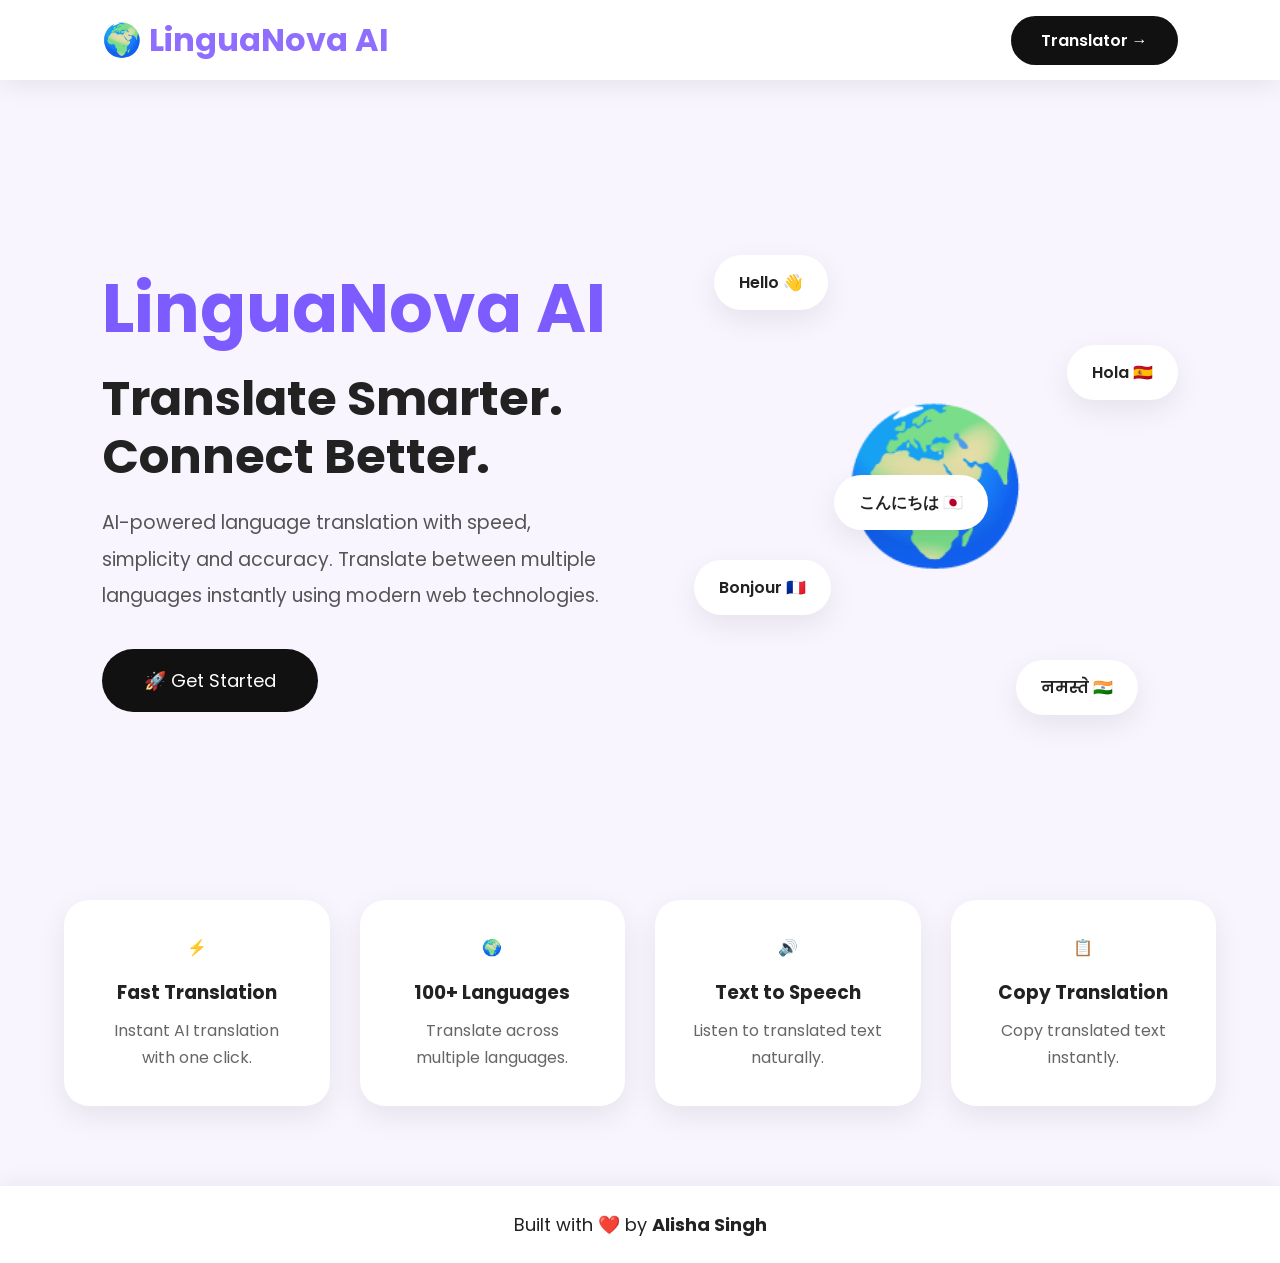
<file: index.html>
<!DOCTYPE html>
<html lang="en">

<head>

    <meta charset="UTF-8">
    <meta name="viewport" content="width=device-width, initial-scale=1.0">

    <title>LinguaNova AI | Smart Language Translator</title>
<link rel="icon" type="image/png" href="images/favicon.png">
    <link rel="stylesheet" href="landing.css">

    <link rel="preconnect" href="https://fonts.googleapis.com">
    <link rel="preconnect" href="https://fonts.gstatic.com" crossorigin>

    <link href="https://fonts.googleapis.com/css2?family=Poppins:wght@300;400;500;600;700&display=swap"
        rel="stylesheet">

</head>

<body class="landing-body">

    <nav class="navbar">

        <div class="logo">
            🌍 LinguaNova AI
        </div>

        <a href="translator.html" class="nav-btn">
            Translator →
        </a>

    </nav>


    <section class="hero">

        <div class="hero-left">

            <h1 class="main-title">
                LinguaNova AI
            </h1>

            <h2>
                Translate Smarter.<br>
                Connect Better.
            </h2>

            <p>

                AI-powered language translation with speed,
                simplicity and accuracy.

                Translate between multiple languages instantly
                using modern web technologies.

            </p>

            <a href="translator.html">

                <button class="start-btn">

                    🚀 Get Started

                </button>

            </a>

        </div>


        <div class="hero-right">

            <div class="globe">

                🌍

            </div>

            <div class="language-card hello">
                Hello 👋
            </div>

            <div class="language-card hola">
                Hola 🇪🇸
            </div>

            <div class="language-card bonjour">
                Bonjour 🇫🇷
            </div>

            <div class="language-card namaste">
                नमस्ते 🇮🇳
            </div>

            <div class="language-card konnichiwa">
                こんにちは 🇯🇵
            </div>

        </div>

    </section>


    <section class="features">

        <div class="feature-card">

            ⚡

            <h3>Fast Translation</h3>

            <p>
                Instant AI translation with one click.
            </p>

        </div>

        <div class="feature-card">

            🌍

            <h3>100+ Languages</h3>

            <p>
                Translate across multiple languages.
            </p>

        </div>

        <div class="feature-card">

            🔊

            <h3>Text to Speech</h3>

            <p>
                Listen to translated text naturally.
            </p>

        </div>

        <div class="feature-card">

            📋

            <h3>Copy Translation</h3>

            <p>
                Copy translated text instantly.
            </p>

        </div>

    </section>


    <footer>

        Built with ❤️ by <strong>Alisha Singh</strong>

    </footer>

</body>

</html>
</file>
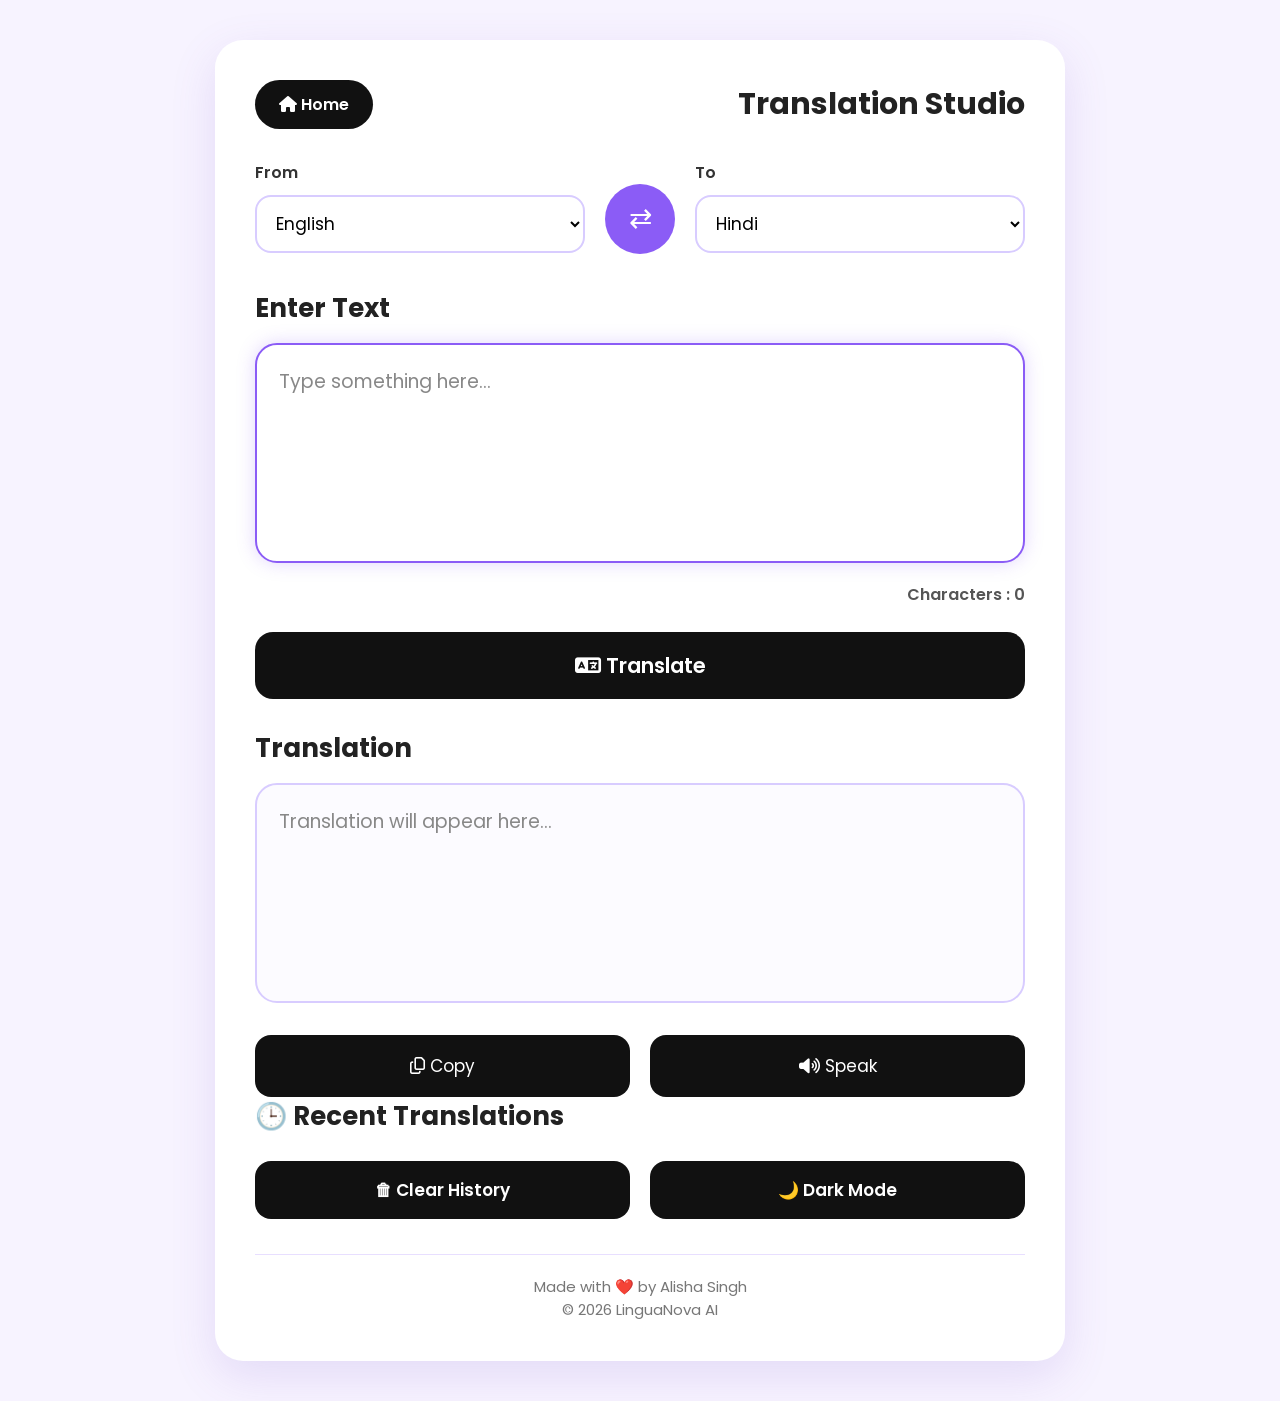
<file: translator.html>
<!DOCTYPE html>
<html lang="en">

<head>
    <meta charset="UTF-8">
    <meta name="viewport" content="width=device-width, initial-scale=1.0">
    <title>LinguaNova AI | Smart Language Translator</title>
<link rel="icon" type="image/png" href="images/favicon.png">
    <link rel="stylesheet" href="style.css">
     <link rel="stylesheet"
href="https://cdnjs.cloudflare.com/ajax/libs/font-awesome/6.5.2/css/all.min.css">
    <link rel="preconnect" href="https://fonts.googleapis.com">
    <link rel="preconnect" href="https://fonts.gstatic.com" crossorigin>
    <link href="https://fonts.googleapis.com/css2?family=Poppins:wght@300;400;500;600;700&display=swap"
        rel="stylesheet">
</head>

<body>

    <div class="container">
<div class="top-bar">

    <a href="index.html" class="home-btn">
        <i class="fa-solid fa-house"></i> Home
    </a>

    <h2>Translation Studio</h2>

</div>

        <div class="language-section">

            <div class="language-box">
                <label for="source-language">From</label>
                <select id="source-language">
                    <option value="en">English</option>
                    <option value="hi">Hindi</option>
                    <option value="fr">French</option>
                    <option value="es">Spanish</option>
                </select>
            </div>

            <button id="swap-btn" class="swap-btn">
        ⇄
    </button>

            <div class="language-box">
                <label for="target-language">To</label>
                <select id="target-language">
                    <option value="hi">Hindi</option>
                    <option value="en">English</option>
                    <option value="fr">French</option>
                    <option value="es">Spanish</option>
                </select>
            </div>

        </div>

    
        <h3>Enter Text</h3>

        <textarea
            id="input-text"
            placeholder="Type something here..."></textarea>

        <p id="character-count">Characters : 0</p>

  
        <button id="translate-btn">
            <i class="fa-solid fa-language"></i>

             Translate
        </button>
        <div id="loading" class="loading hidden">
    <div class="spinner"></div>
    <p>Translating...</p>
</div>


        <h3>Translation</h3>

        <textarea
            id="output-text"
            placeholder="Translation will appear here..."
            readonly></textarea>


        <div class="action-buttons">

    <button id="copy-btn">
        
        <i class="fa-regular fa-copy"></i>

Copy
    </button>

    <button id="speak-btn">
        <i class="fa-solid fa-volume-high"></i>

Speak
    </button>

</div>
<section class="history-section">

    <h3>🕒 Recent Translations</h3>

    <ul id="history-list"></ul>

</section>
<div class="bottom-buttons">
<button id="clear-history">
🗑 Clear History
</button>
<button id="dark-btn">
🌙 Dark Mode
</button>
</div>

        
        <p class="footer">
          Made with ❤️ by Alisha Singh

          <br>

© 2026 LinguaNova AI
        </p>

    </div>


    <script src="script.js"></script>

</body>

</html>
</file>
<file: landing.css>
*{
    margin:0;
    padding:0;
    box-sizing:border-box;
    font-family:'Poppins',sans-serif;
}

body{
    background:#F8F5FF;
    color:#222;
    overflow-x:hidden;
}


.navbar{

    width:100%;

    height:80px;

    display:flex;

    justify-content:space-between;

    align-items:center;

    padding:0 8%;

    background:white;

    box-shadow:0 5px 25px rgba(0,0,0,.08);

    position:fixed;

    top:0;

    left:0;

    z-index:999;
}

.logo{

    font-size:32px;

    font-weight:700;

    color:#8E6DFF;
}

.nav-btn{

    text-decoration:none;

    color:white;

    background:#111;

    padding:12px 30px;

    border-radius:50px;

    transition:.35s;

    font-weight:600;

}

.nav-btn:hover{

    background:#333;

    transform:translateY(-3px);

}


.hero{

    width:100%;

    min-height:100vh;

    display:flex;

    justify-content:space-between;

    align-items:center;

    padding:130px 8% 60px;

}

.hero-left{

    width:48%;

}

.main-title{

    font-size:68px;

    color:#7C5CFF;

    margin-bottom:10px;

    animation:glow 3s infinite;

}

.hero-left h2{

    font-size:48px;

    margin-bottom:20px;

    line-height:1.2;

}

.hero-left p{

    font-size:19px;

    line-height:1.9;

    color:#555;

    margin-bottom:35px;

}

.start-btn{

    background:#111;

    color:white;

    border:none;

    padding:18px 42px;

    border-radius:50px;

    cursor:pointer;

    font-size:18px;

    transition:.35s;

}

.start-btn:hover{

    transform:translateY(-5px);

    box-shadow:0 18px 40px rgba(0,0,0,.15);

}

.hero-right{

    width:45%;

    position:relative;

    height:500px;

}

.globe{

    font-size:150px;

    position:absolute;

    left:50%;

    top:50%;

    transform:translate(-50%,-50%);

    animation:float 4s ease-in-out infinite;

}

.language-card{

    position:absolute;

    background:white;

    border-radius:40px;

    padding:15px 25px;

    font-weight:600;

    box-shadow:0 10px 30px rgba(0,0,0,.08);

    animation:float 5s ease-in-out infinite;

}

.hello{

    top:20px;

    left:20px;

}

.hola{

    right:0;

    top:110px;

}

.bonjour{

    left:0;

    bottom:120px;

}

.namaste{

    right:40px;

    bottom:20px;

}

.konnichiwa{

    left:140px;

    top:240px;

}


.features{

    width:90%;

    margin:auto;

    display:grid;

    grid-template-columns:repeat(4,1fr);

    gap:30px;

    padding-bottom:80px;

}

.feature-card{

    background:white;

    padding:35px;

    text-align:center;

    border-radius:25px;

    transition:.35s;

    box-shadow:0 10px 30px rgba(0,0,0,.08);

}

.feature-card:hover{

    transform:translateY(-10px);

}

.feature-card h3{

    margin:18px 0 10px;

}

.feature-card p{

    color:#666;

    line-height:1.7;

}

/* =========================
   FOOTER
========================= */

footer{

    background:white;

    padding:25px;

    text-align:center;

    font-size:18px;

    box-shadow:0 -5px 20px rgba(0,0,0,.05);

}


@keyframes glow{

0%{

text-shadow:0 0 0px #B388FF;

}

50%{

text-shadow:0 0 25px #B388FF;

}

100%{

text-shadow:0 0 0px #B388FF;

}

}

@keyframes float{

0%{

transform:translateY(0);

}

50%{

transform:translateY(-18px);

}

100%{

transform:translateY(0);

}

}

@media(max-width:950px){

.hero{

flex-direction:column;

text-align:center;

}

.hero-left{

width:100%;

}

.hero-right{

width:100%;

margin-top:50px;

height:400px;

}

.features{

grid-template-columns:1fr;

}

.main-title{

font-size:48px;

}

.hero-left h2{

font-size:34px;

}

.hero-left p{

font-size:17px;

}

}
</file>
<file: style.css>
@import url('https://fonts.googleapis.com/css2?family=Poppins:wght@300;400;500;600;700&display=swap');

*{
    margin:0;
    padding:0;
    box-sizing:border-box;
    font-family:'Poppins',sans-serif;
}

body{
    background:#F7F3FF;
    min-height:100vh;
    display:flex;
    justify-content:center;
    align-items:center;
    padding:40px;
    color:#222;
}

.container{
    width:100%;
    max-width:850px;
    background:#fff;
    padding:40px;
    border-radius:28px;
    box-shadow:0 15px 45px rgba(120,80,200,.15);
    animation:fadeUp .8s ease;
}
.top-bar{
    display:flex;
    justify-content:space-between;
    align-items:center;
    margin-bottom:30px;
}

.top-bar h2{
    font-size:30px;
    font-weight:700;
    color:#222;
}

.home-btn{
    text-decoration:none;
    background:#111;
    color:#fff;
    padding:12px 24px;
    border-radius:40px;
    font-weight:600;
    transition:.3s;
}

.home-btn:hover{
    background:#333;
    transform:translateY(-3px);
}

header{
    text-align:center;
    margin-bottom:35px;
}

header h1{
    font-size:48px;
    font-weight:700;
    color:#6D4AFF;
    margin-bottom:12px;
}

.subtitle{
    color:#666;
    font-size:18px;
}

.language-section{
    display:flex;
    gap:20px;
    align-items:center;
    margin-bottom:35px;
}

.language-box{
    flex:1;
}

.language-box label{
    display:block;
    margin-bottom:10px;
    color:#333;
    font-weight:600;
}

select{
    width:100%;
    height:58px;
    border:2px solid #D8CCFF;
    border-radius:16px;
    padding:0 15px;
    font-size:17px;
    background:#fff;
    transition:.3s;
    cursor:pointer;
}

select:focus{
    outline:none;
    border-color:#8B5CF6;
    box-shadow:0 0 10px rgba(139,92,246,.25);
}

.swap-btn{
    width:70px;
    height:70px;
    border-radius:50%;
    background:#8B5CF6;
    color:#fff;
    border:none;
    font-size:28px;
    cursor:pointer;
    transition:.4s;
    margin-top:25px;
}

.swap-btn:hover{
    transform:rotate(180deg);
}

h3{
    color:#222;
    margin-bottom:15px;
    font-size:26px;
}

textarea{
    width:100%;
    min-height:220px;
    padding:22px;
    border:2px solid #D8CCFF;
    border-radius:22px;
    background:#fff;
    color:#333;
    font-size:19px;
    resize:none;
    transition:.3s;
}

textarea::placeholder{
    color:#888;
}

textarea:focus{
    outline:none;
    border-color:#8B5CF6;
    box-shadow:0 0 18px rgba(139,92,246,.25);
}

#output-text{
    background:#FCFBFF;
}

#character-count{
    text-align:right;
    margin:12px 0 25px;
    color:#555;
    font-weight:600;
}

#translate-btn{
    width:100%;
    padding:18px;
    border:none;
    border-radius:18px;
    background:#111;
    color:#fff;
    font-size:21px;
    font-weight:600;
    cursor:pointer;
    transition:.3s;
    margin-bottom:30px;
}

#translate-btn:hover{
    background:#333;
    transform:translateY(-4px);
}

.action-buttons{
    display:flex;
    gap:20px;
    margin-top:25px;
}

.action-buttons button{
    flex:1;
    background:#111;
    color:#fff;
    border:none;
    border-radius:16px;
    padding:18px;
    font-size:17px;
    cursor:pointer;
    transition:.3s;
}

.action-buttons button:hover{
    background:#333;
    transform:translateY(-4px);
}.bottom-buttons{
    display:flex;
    gap:20px;
    margin-top:25px;
    margin-bottom:20px;
}

.bottom-buttons button{

    flex:1;

    background:#111;

    color:white;

    border:none;

    border-radius:16px;

    padding:16px;

    font-size:17px;

    font-weight:600;

    cursor:pointer;

    transition:0.3s ease;
}

.bottom-buttons button:hover{

    background:#333;

    transform:translateY(-4px);

}
.footer{

    margin-top:35px;

    text-align:center;

    color:#777;

    font-size:15px;

    border-top:1px solid #E8DFFF;

    padding-top:20px;

}
body.dark{
    background:#18181B;
}

body.dark .container{
    background:#27272A;
    box-shadow:0 20px 40px rgba(0,0,0,.45);
}
body.dark h1,
body.dark h2,
body.dark h3,
body.dark label{
    color:white;
}
body.dark .subtitle{
    color:#CFCFCF;
}
body.dark #character-count{
    color:#E5E5E5;
}
body.dark select{

    background:#3F3F46;

    color:white;

    border:2px solid #8B5CF6;

}body.dark textarea{

    background:#3F3F46;

    color:white;

    border:2px solid #8B5CF6;

}

body.dark textarea::placeholder{

    color:#D4D4D8;

}

body.dark #output-text{

    background:#3F3F46;

}

body.dark .history-section{

    background:#323238;

    border:2px solid #4C1D95;

}

body.dark #history-list li{

    background:#3F3F46;

    color:white;

    border:1px solid #5B21B6;

}

body.dark .footer{

    color:#D4D4D8;

    border-top:1px solid #52525B;

}

body.dark .home-btn{

    background:white;

    color:#111;

}

body.dark .home-btn:hover{

    background:#E5E5E5;

}

body.dark #translate-btn{

    background:#8B5CF6;

}

body.dark #translate-btn:hover{

    background:#7C3AED;

}

body.dark .action-buttons button{

    background:#111;

    color:white;

}

body.dark .action-buttons button:hover{

    background:#222;

}

body.dark .bottom-buttons button{

    background:#111;

    color:white;

}

body.dark .bottom-buttons button:hover{

    background:#222;

}

body.dark .loading p{

    color:white;

}
.loading{
    display:flex;
    flex-direction:column;
    align-items:center;
    justify-content:center;
    margin:20px 0;
}

.hidden{
    display:none !important;
}
@media (max-width:768px){

    body{
        padding:20px;
    }

    .container{
        padding:25px;
    }

    .language-section{
        flex-direction:column;
        gap:15px;
    }

    .swap-btn{
        margin:0 auto;
        transform:rotate(90deg);
    }

    .top-bar{
        flex-direction:column;
        gap:20px;
    }

    .action-buttons,
    .bottom-buttons{
        flex-direction:column;
    }

    h3{
        font-size:22px;
    }

    textarea{
        min-height:170px;
        font-size:17px;
    }

    header h1{
        font-size:36px;
    }

}
</file>
